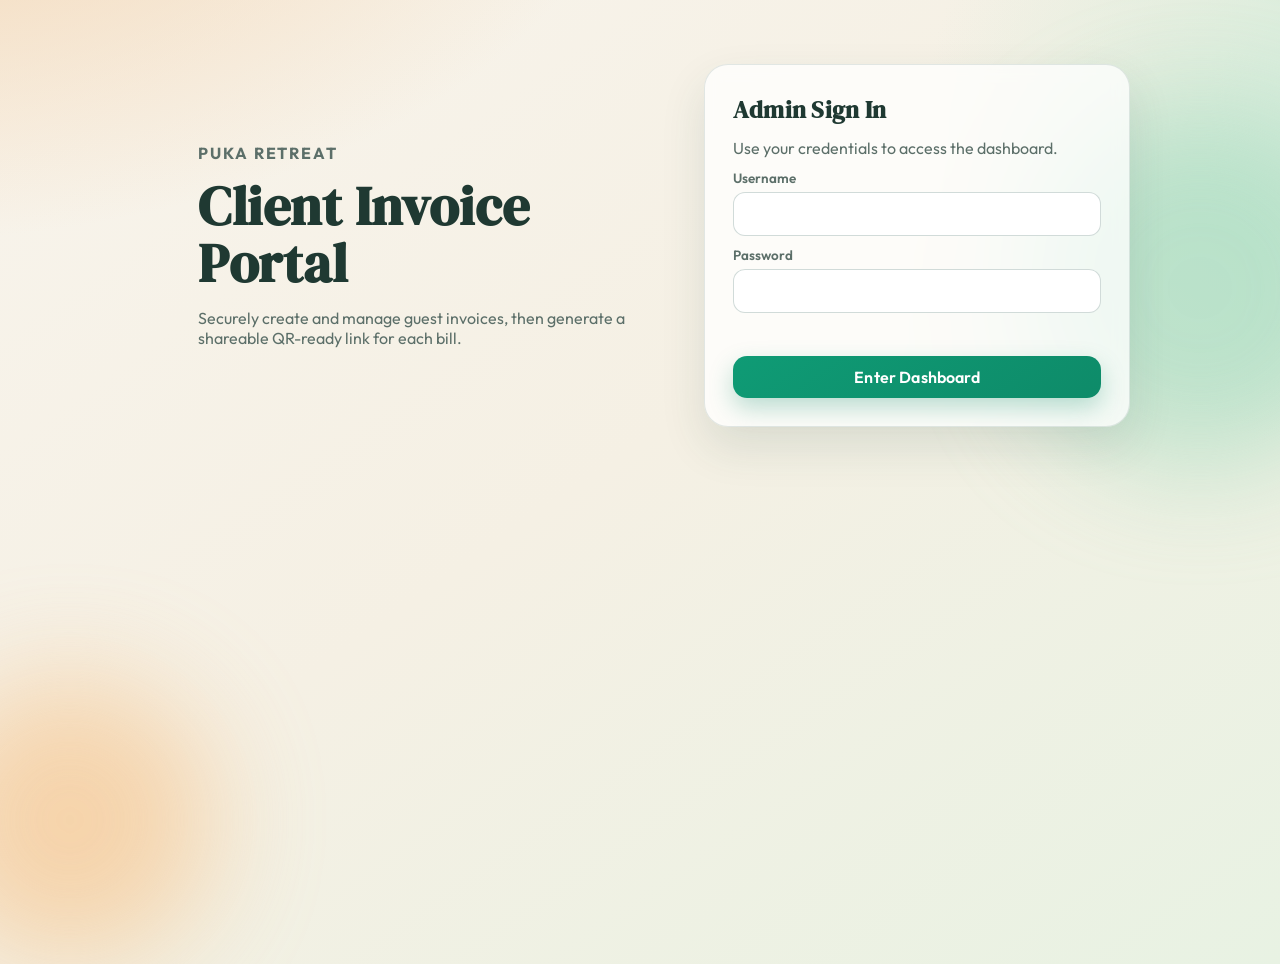
<file: index.html>
<!doctype html>
<html lang="en">
<head>
  <meta charset="UTF-8">
  <meta name="viewport" content="width=device-width, initial-scale=1.0">
  <title>Puka Retreat | Invoice Admin Login</title>
  <link rel="stylesheet" href="assets/css/styles.css">
</head>
<body class="page page-login">
  <div class="bg-blur bg-blur-a" aria-hidden="true"></div>
  <div class="bg-blur bg-blur-b" aria-hidden="true"></div>

  <main class="login-layout">
    <section class="brand-panel">
      <p class="eyebrow">Puka Retreat</p>
      <h1>Client Invoice Portal</h1>
      <p>
        Securely create and manage guest invoices, then generate a shareable QR-ready
        link for each bill.
      </p>
    </section>

    <section class="panel auth-panel">
      <h2>Admin Sign In</h2>
      <p class="muted">Use your credentials to access the dashboard.</p>

      <form id="loginForm" class="stack-form" novalidate>
        <label class="field">
          <span>Username</span>
          <input id="username" name="username" type="text" autocomplete="username" required>
        </label>

        <label class="field">
          <span>Password</span>
          <input id="password" name="password" type="password" autocomplete="current-password" required>
        </label>

        <p id="loginError" class="form-error" aria-live="polite"></p>

        <button type="submit" class="btn btn-primary btn-block">Enter Dashboard</button>
      </form>
    </section>
  </main>

  <script type="module" src="assets/js/login.js"></script>
</body>
</html>
</file>
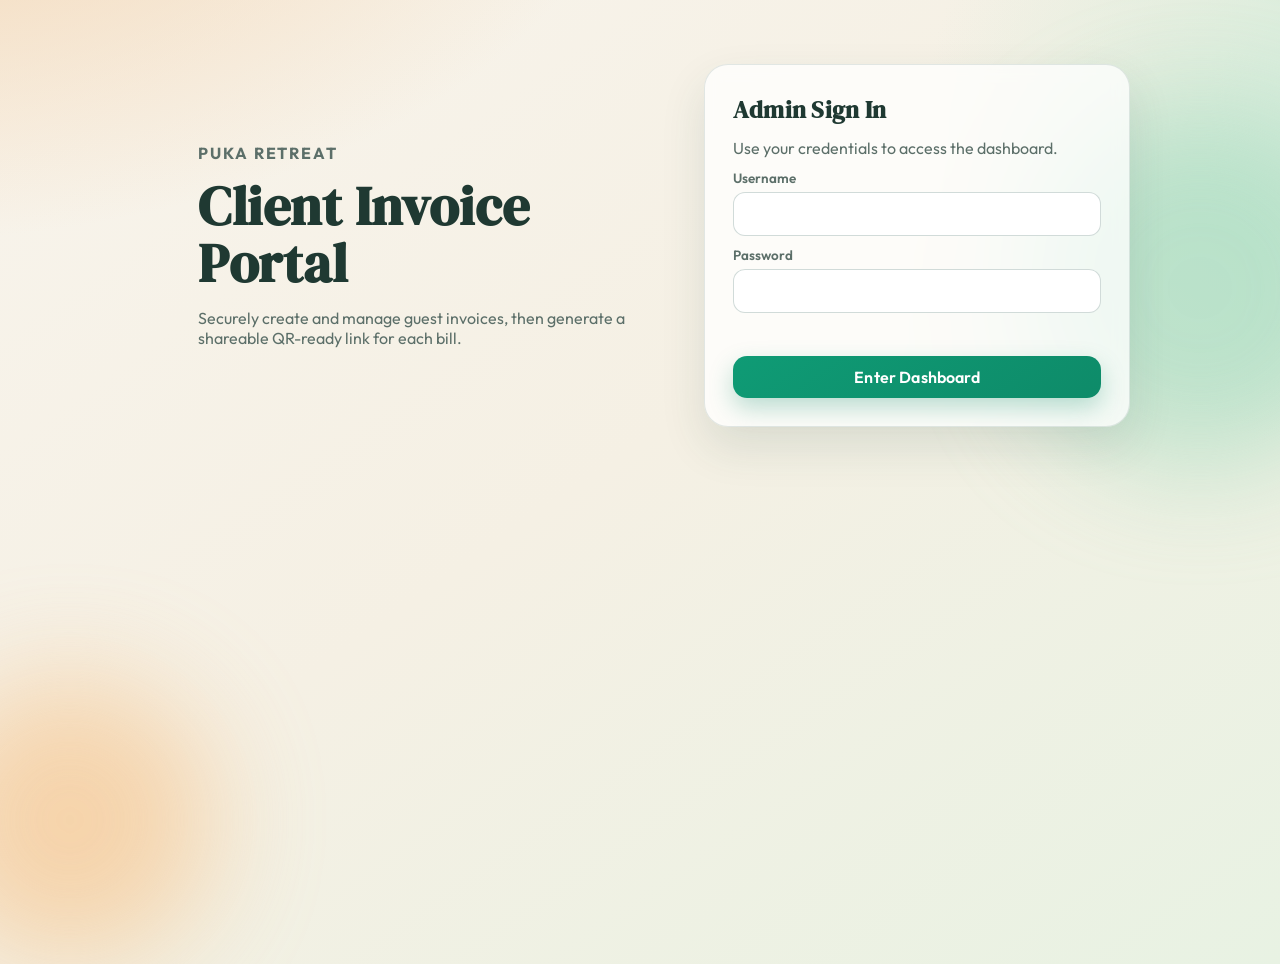
<file: dashboard.html>
<!doctype html>
<html lang="en">
<head>
  <meta charset="UTF-8">
  <meta name="viewport" content="width=device-width, initial-scale=1.0">
  <title>Puka Retreat | Invoice Dashboard</title>
  <link rel="stylesheet" href="assets/css/styles.css">
</head>
<body class="page page-dashboard">
  <div class="bg-blur bg-blur-a" aria-hidden="true"></div>
  <div class="bg-blur bg-blur-b" aria-hidden="true"></div>

  <div class="app-shell">
    <header class="app-header panel">
      <div>
        <p class="eyebrow">Puka Retreat</p>
        <h1>Invoice Admin Dashboard</h1>
      </div>

      <div class="header-actions">
        <button id="exportBtn" class="btn btn-secondary" type="button">Export JSON</button>
        <button id="logoutBtn" class="btn btn-danger" type="button">Logout</button>
      </div>
    </header>

    <main class="dashboard-grid">
      <section class="panel">
        <h2>Create New Invoice</h2>
        <p class="muted">
          Create invoice data, then copy the generated JSON entry and paste it into `data/invoices.json`.
        </p>

        <form id="invoiceForm" class="invoice-form" novalidate>
          <div class="input-grid">
            <label class="field">
              <span>Name</span>
              <input name="guestName" type="text" required>
            </label>

            <label class="field">
              <span>Last Name</span>
              <input name="guestLastName" type="text" required>
            </label>

            <label class="field">
              <span>Reservation Number</span>
              <input name="reservationNumber" type="text" required>
            </label>

            <label class="field">
              <span>Check-In Date</span>
              <input id="checkInDate" name="checkInDate" type="date" required>
            </label>

            <label class="field">
              <span>Check-Out Date</span>
              <input id="checkOutDate" name="checkOutDate" type="date" required>
            </label>

            <label class="field">
              <span>Commissionable Amount</span>
              <input name="commissionableAmount" type="number" step="0.01" min="0" required>
            </label>

            <label class="field">
              <span>Commission</span>
              <input name="commission" type="number" step="0.01" min="0" required>
            </label>

            <label class="field">
              <span>Total</span>
              <input name="total" type="number" step="0.01" min="0" required>
            </label>
          </div>

          <p id="formMessage" class="form-message" aria-live="polite"></p>
          <div class="form-actions">
            <button id="submitInvoiceBtn" type="submit" class="btn btn-primary">Create Invoice</button>
          </div>
        </form>

        <section id="newInvoicePreview" class="new-invoice-preview hidden" aria-live="polite">
          <h3>Public Link Generated</h3>
          <a id="newInvoiceLink" class="generated-link" href="#" target="_blank" rel="noopener"></a>

          <div class="generated-actions">
            <button id="copyNewLinkBtn" class="btn btn-secondary" type="button">Copy Link</button>
            <a id="openNewLinkBtn" class="btn btn-primary" href="#" target="_blank" rel="noopener">
              Open Public Invoice
            </a>
          </div>

          <div class="qr-preview-wrap">
            <img id="newInvoiceQr" class="qr-preview" alt="QR code for the generated invoice link">
          </div>

          <section class="manual-json-box">
            <h3>JSON Entry For `data/invoices.json`</h3>
            <p class="manual-json-note">
              Copy this object and paste it inside the invoices array in `data/invoices.json`.
            </p>
            <pre id="newInvoiceJson" class="manual-json-output"></pre>
            <button id="copyJsonEntryBtn" class="btn btn-secondary" type="button">Copy JSON Entry</button>
          </section>
        </section>
      </section>

      <section class="panel">
        <div class="list-header">
          <h2>Saved Invoices</h2>
          <label class="search-field">
            <span class="sr-only">Search invoices</span>
            <input id="searchInput" type="search" placeholder="Search name or reservation #">
          </label>
        </div>

        <div id="invoiceList" class="invoice-list"></div>
      </section>
    </main>
  </div>

  <template id="invoiceCardTemplate">
    <article class="invoice-card">
      <div class="invoice-card-top">
        <div>
          <p class="invoice-name" data-guest></p>
          <p class="invoice-meta" data-reservation></p>
        </div>
        <span class="chip" data-created></span>
      </div>

      <div class="invoice-grid">
        <p><strong>Check-In:</strong> <span data-checkin></span></p>
        <p><strong>Check-Out:</strong> <span data-checkout></span></p>
        <p><strong>Commissionable:</strong> <span data-commissionable></span></p>
        <p><strong>Commission:</strong> <span data-commission></span></p>
        <p><strong>Total:</strong> <span data-total></span></p>
      </div>

      <div class="invoice-actions">
        <a class="btn btn-primary" data-open target="_blank" rel="noopener">Open Public Page</a>
        <button class="btn btn-secondary" type="button" data-copy>Copy Link</button>
      </div>

      <div class="qr-box">
        <img data-qr alt="Invoice QR code">
        <p class="qr-hint">Scan this code to view only this invoice.</p>
      </div>
    </article>
  </template>

  <script type="module" src="assets/js/dashboard.js"></script>
</body>
</html>
</file>
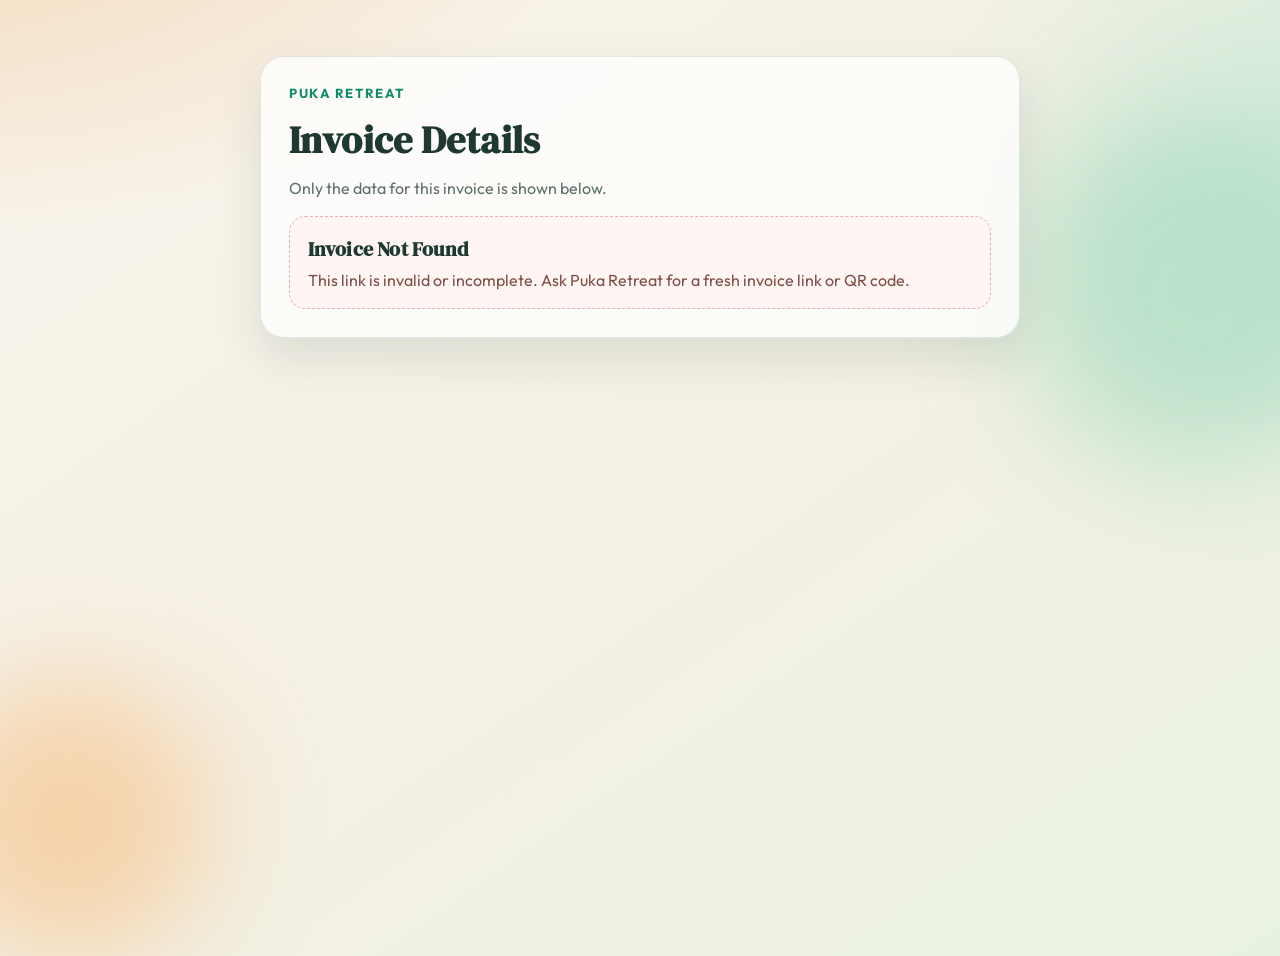
<file: invoice.html>
<!doctype html>
<html lang="en">
<head>
  <meta charset="UTF-8">
  <meta name="viewport" content="width=device-width, initial-scale=1.0">
  <title>Puka Retreat | Invoice Details</title>
  <link rel="stylesheet" href="assets/css/styles.css">
</head>
<body class="page page-invoice">
  <div class="bg-blur bg-blur-a" aria-hidden="true"></div>
  <div class="bg-blur bg-blur-b" aria-hidden="true"></div>

  <main class="invoice-view-layout">
    <section class="panel invoice-detail-panel">
      <p class="eyebrow">Puka Retreat</p>
      <h1>Invoice Details</h1>
      <p class="muted">Only the data for this invoice is shown below.</p>

      <div id="invoiceDetail"></div>
    </section>
  </main>

  <script type="module" src="assets/js/invoice.js"></script>
</body>
</html>
</file>
<file: assets/css/styles.css>
@import url("https://fonts.googleapis.com/css2?family=DM+Serif+Display:ital@0;1&family=Outfit:wght@300;400;500;600;700&display=swap");

:root {
  --bg-cream: #f8f4ec;
  --bg-sage: #e8f2e3;
  --ink: #1f3932;
  --ink-soft: #5c6f69;
  --surface: rgba(255, 255, 255, 0.76);
  --surface-solid: rgba(255, 255, 255, 0.92);
  --border: rgba(29, 75, 64, 0.12);
  --primary: #0e8b69;
  --primary-hover: #096850;
  --accent: #d49044;
  --danger: #b44b36;
  --shadow: 0 20px 45px rgba(29, 75, 64, 0.12);
}

@keyframes rise-in {
  from {
    opacity: 0;
    transform: translateY(16px) scale(0.985);
  }

  to {
    opacity: 1;
    transform: translateY(0) scale(1);
  }
}

*,
*::before,
*::after {
  box-sizing: border-box;
}

html,
body {
  margin: 0;
  padding: 0;
}

body.page {
  min-height: 100dvh;
  color: var(--ink);
  font-family: "Outfit", sans-serif;
  background:
    radial-gradient(1200px 680px at -10% -20%, #f3d2ac 0%, transparent 64%),
    radial-gradient(980px 620px at 120% 10%, #c8ebd7 0%, transparent 62%),
    linear-gradient(145deg, var(--bg-cream), #f5f0e4 48%, var(--bg-sage));
  position: relative;
  overflow-x: hidden;
}

.bg-blur {
  position: fixed;
  pointer-events: none;
  border-radius: 999px;
  filter: blur(56px);
  opacity: 0.58;
  z-index: 0;
}

.bg-blur-a {
  width: 280px;
  height: 280px;
  left: -70px;
  bottom: -60px;
  background: #f6bf82;
}

.bg-blur-b {
  width: 360px;
  height: 360px;
  right: -100px;
  top: 12%;
  background: #9ad8ba;
}

h1,
h2,
h3 {
  margin: 0;
  font-family: "DM Serif Display", serif;
  letter-spacing: 0.01em;
}

p {
  margin: 0;
}

a {
  color: inherit;
}

.eyebrow {
  font-size: 0.82rem;
  font-weight: 700;
  text-transform: uppercase;
  letter-spacing: 0.12em;
  color: var(--primary);
}

.muted {
  color: var(--ink-soft);
}

.panel {
  background: var(--surface);
  border: 1px solid var(--border);
  box-shadow: var(--shadow);
  backdrop-filter: blur(8px);
  border-radius: 24px;
  padding: clamp(1rem, 2.5vw, 1.75rem);
  position: relative;
  z-index: 1;
  animation: rise-in 560ms cubic-bezier(0.19, 1, 0.22, 1) both;
}

.btn {
  border: 0;
  border-radius: 14px;
  cursor: pointer;
  font: inherit;
  font-weight: 600;
  letter-spacing: 0.01em;
  text-decoration: none;
  padding: 0.7rem 1rem;
  display: inline-flex;
  align-items: center;
  justify-content: center;
  transition: transform 180ms ease, box-shadow 180ms ease, background 180ms ease;
}

.btn:hover {
  transform: translateY(-1px);
}

.btn:active {
  transform: translateY(0);
}

.btn-primary {
  background: linear-gradient(145deg, #0f9b75, var(--primary));
  color: #fff;
  box-shadow: 0 10px 24px rgba(14, 139, 105, 0.28);
}

.btn-primary:hover {
  background: linear-gradient(145deg, #108363, var(--primary-hover));
}

.btn-secondary {
  background: #ffffff;
  color: var(--ink);
  border: 1px solid var(--border);
}

.btn-danger {
  background: #fff4f1;
  color: var(--danger);
  border: 1px solid rgba(180, 75, 54, 0.24);
}

.btn-block {
  width: 100%;
}

.field {
  display: grid;
  gap: 0.38rem;
}

.field span {
  font-size: 0.84rem;
  font-weight: 600;
  color: var(--ink-soft);
}

input,
select,
textarea {
  width: 100%;
  border: 1px solid rgba(29, 75, 64, 0.2);
  border-radius: 12px;
  padding: 0.67rem 0.78rem;
  font: inherit;
  color: var(--ink);
  background: rgba(255, 255, 255, 0.95);
  outline: none;
}

input:focus,
select:focus,
textarea:focus {
  border-color: var(--primary);
  box-shadow: 0 0 0 4px rgba(14, 139, 105, 0.14);
}

.form-error,
.form-message {
  min-height: 1.25rem;
  font-size: 0.88rem;
  font-weight: 500;
}

.form-error {
  color: var(--danger);
}

.form-message.success {
  color: var(--primary);
}

.form-message.error {
  color: var(--danger);
}

.hidden {
  display: none;
}

.sr-only {
  position: absolute;
  width: 1px;
  height: 1px;
  padding: 0;
  margin: -1px;
  overflow: hidden;
  clip: rect(0, 0, 0, 0);
  white-space: nowrap;
  border: 0;
}

.login-layout {
  width: min(980px, 94vw);
  margin: clamp(1.5rem, 5vw, 4rem) auto;
  display: grid;
  grid-template-columns: 1.2fr 0.95fr;
  gap: 1rem;
  position: relative;
  z-index: 1;
}

.brand-panel {
  color: var(--ink);
  padding: clamp(1rem, 4vw, 3rem);
  display: grid;
  align-content: center;
  gap: 0.95rem;
}

.brand-panel h1 {
  font-size: clamp(2rem, 5vw, 3.4rem);
  line-height: 1.05;
}

.brand-panel p {
  max-width: 42ch;
  color: var(--ink-soft);
  font-size: 1rem;
}

.auth-panel {
  display: grid;
  gap: 0.75rem;
  align-content: center;
}

.stack-form {
  display: grid;
  gap: 0.72rem;
}

.app-shell {
  width: min(1220px, 94vw);
  margin: clamp(0.9rem, 3vw, 2rem) auto;
  position: relative;
  z-index: 1;
  display: grid;
  gap: 1rem;
}

.app-header {
  display: flex;
  align-items: center;
  justify-content: space-between;
  gap: 1rem;
}

.app-header h1 {
  font-size: clamp(1.5rem, 3vw, 2.15rem);
}

.header-actions {
  display: flex;
  flex-wrap: wrap;
  gap: 0.55rem;
  justify-content: flex-end;
}

.dashboard-grid {
  display: grid;
  gap: 1rem;
  grid-template-columns: minmax(320px, 430px) minmax(0, 1fr);
}

.dashboard-grid h2 {
  font-size: 1.6rem;
}

.invoice-form {
  margin-top: 0.9rem;
  display: grid;
  gap: 0.85rem;
}

.form-actions {
  display: flex;
  gap: 0.55rem;
  flex-wrap: wrap;
}

.form-actions .btn {
  flex: 1;
}

.input-grid {
  display: grid;
  grid-template-columns: repeat(2, minmax(0, 1fr));
  gap: 0.72rem;
}

.new-invoice-preview {
  margin-top: 1rem;
  border: 1px solid rgba(14, 139, 105, 0.22);
  background: rgba(255, 255, 255, 0.85);
  border-radius: 18px;
  padding: 0.92rem;
  display: grid;
  gap: 0.68rem;
}

.new-invoice-preview h3 {
  font-size: 1.22rem;
}

.generated-link {
  display: inline-block;
  word-break: break-all;
  color: var(--primary);
  text-underline-offset: 3px;
}

.generated-actions {
  display: flex;
  flex-wrap: wrap;
  gap: 0.55rem;
}

.qr-preview-wrap {
  display: grid;
  place-items: center;
}

.qr-preview {
  width: min(220px, 80vw);
  aspect-ratio: 1 / 1;
  border-radius: 14px;
  border: 1px solid var(--border);
  background: #fff;
  padding: 0.45rem;
}

.manual-json-box {
  border: 1px dashed rgba(29, 75, 64, 0.2);
  border-radius: 14px;
  padding: 0.78rem;
  background: rgba(255, 255, 255, 0.78);
  display: grid;
  gap: 0.55rem;
}

.manual-json-box h3 {
  font-size: 1.06rem;
}

.manual-json-note {
  color: var(--ink-soft);
  font-size: 0.86rem;
}

.manual-json-output {
  margin: 0;
  padding: 0.78rem;
  border-radius: 12px;
  border: 1px solid rgba(29, 75, 64, 0.14);
  background: #f8fbf9;
  color: #214038;
  font-family: ui-monospace, "SFMono-Regular", Menlo, Consolas, monospace;
  font-size: 0.81rem;
  line-height: 1.45;
  max-height: 260px;
  overflow: auto;
  white-space: pre;
}

.list-header {
  display: flex;
  align-items: center;
  justify-content: space-between;
  gap: 0.8rem;
  flex-wrap: wrap;
}

.search-field {
  min-width: 240px;
}

.invoice-list {
  margin-top: 0.92rem;
  display: grid;
  gap: 0.85rem;
}

.invoice-card {
  border: 1px solid var(--border);
  border-radius: 18px;
  padding: 0.95rem;
  background: var(--surface-solid);
  display: grid;
  gap: 0.78rem;
  animation: rise-in 500ms cubic-bezier(0.2, 1, 0.22, 1) both;
}

.invoice-card-top {
  display: flex;
  align-items: flex-start;
  justify-content: space-between;
  gap: 0.6rem;
}

.invoice-name {
  margin: 0;
  font-weight: 700;
  font-size: 1.05rem;
}

.invoice-meta {
  margin-top: 0.22rem;
  color: var(--ink-soft);
  font-size: 0.92rem;
}

.chip {
  display: inline-block;
  border: 1px solid rgba(29, 75, 64, 0.18);
  border-radius: 999px;
  padding: 0.35rem 0.58rem;
  font-size: 0.77rem;
  font-weight: 600;
  color: var(--ink-soft);
}

.invoice-grid {
  display: grid;
  grid-template-columns: repeat(2, minmax(0, 1fr));
  gap: 0.52rem 0.72rem;
}

.invoice-grid p {
  margin: 0;
  color: var(--ink-soft);
  font-size: 0.9rem;
}

.invoice-grid strong {
  color: var(--ink);
}

.invoice-actions {
  display: flex;
  flex-wrap: wrap;
  gap: 0.55rem;
}

.qr-box {
  border: 1px dashed rgba(29, 75, 64, 0.24);
  border-radius: 14px;
  padding: 0.72rem;
  background: #fbfbfa;
  display: flex;
  gap: 0.82rem;
  align-items: center;
}

.qr-box img {
  width: 94px;
  height: 94px;
  border-radius: 9px;
  border: 1px solid var(--border);
  background: #fff;
  padding: 0.24rem;
}

.qr-hint {
  color: var(--ink-soft);
  font-size: 0.88rem;
}

.empty-state {
  border: 1px dashed var(--border);
  border-radius: 16px;
  padding: 1rem;
  text-align: center;
  color: var(--ink-soft);
}

.invoice-view-layout {
  width: min(760px, 94vw);
  margin: clamp(1.1rem, 5vw, 3.5rem) auto;
  position: relative;
  z-index: 1;
}

.invoice-detail-panel {
  display: grid;
  gap: 0.75rem;
}

.invoice-detail-panel h1 {
  font-size: clamp(1.7rem, 4vw, 2.4rem);
}

.detail-grid {
  margin-top: 0.35rem;
  border: 1px solid var(--border);
  border-radius: 16px;
  overflow: hidden;
}

.detail-row {
  display: flex;
  align-items: center;
  justify-content: space-between;
  gap: 1rem;
  padding: 0.8rem 0.9rem;
  background: rgba(255, 255, 255, 0.84);
  border-bottom: 1px solid rgba(29, 75, 64, 0.1);
}

.detail-row:last-child {
  border-bottom: 0;
}

.detail-label {
  color: var(--ink-soft);
  font-weight: 500;
}

.detail-value {
  text-align: right;
}

.missing-state {
  margin-top: 0.4rem;
  border: 1px dashed rgba(180, 75, 54, 0.38);
  border-radius: 16px;
  padding: 1.1rem;
  background: rgba(255, 245, 242, 0.9);
  display: grid;
  gap: 0.45rem;
}

.missing-state h2 {
  font-size: 1.25rem;
}

.missing-state p {
  color: #7e4e45;
}

@media (max-width: 980px) {
  .login-layout {
    grid-template-columns: 1fr;
  }

  .dashboard-grid {
    grid-template-columns: 1fr;
  }
}

@media (prefers-reduced-motion: reduce) {
  * {
    animation: none !important;
    transition: none !important;
    scroll-behavior: auto !important;
  }
}

@media (max-width: 720px) {
  .app-header {
    align-items: flex-start;
    flex-direction: column;
  }

  .header-actions {
    width: 100%;
    justify-content: stretch;
  }

  .header-actions .btn {
    flex: 1;
  }

  .input-grid,
  .invoice-grid {
    grid-template-columns: 1fr;
  }

  .search-field {
    width: 100%;
    min-width: 0;
  }

  .list-header {
    flex-direction: column;
    align-items: stretch;
  }

  .generated-actions {
    flex-direction: column;
  }

  .generated-actions .btn,
  .generated-actions a,
  .form-actions .btn {
    width: 100%;
  }

  .qr-box {
    flex-direction: column;
    align-items: flex-start;
  }

  .detail-row {
    flex-direction: column;
    align-items: flex-start;
  }

  .detail-value {
    text-align: left;
  }
}
</file>
